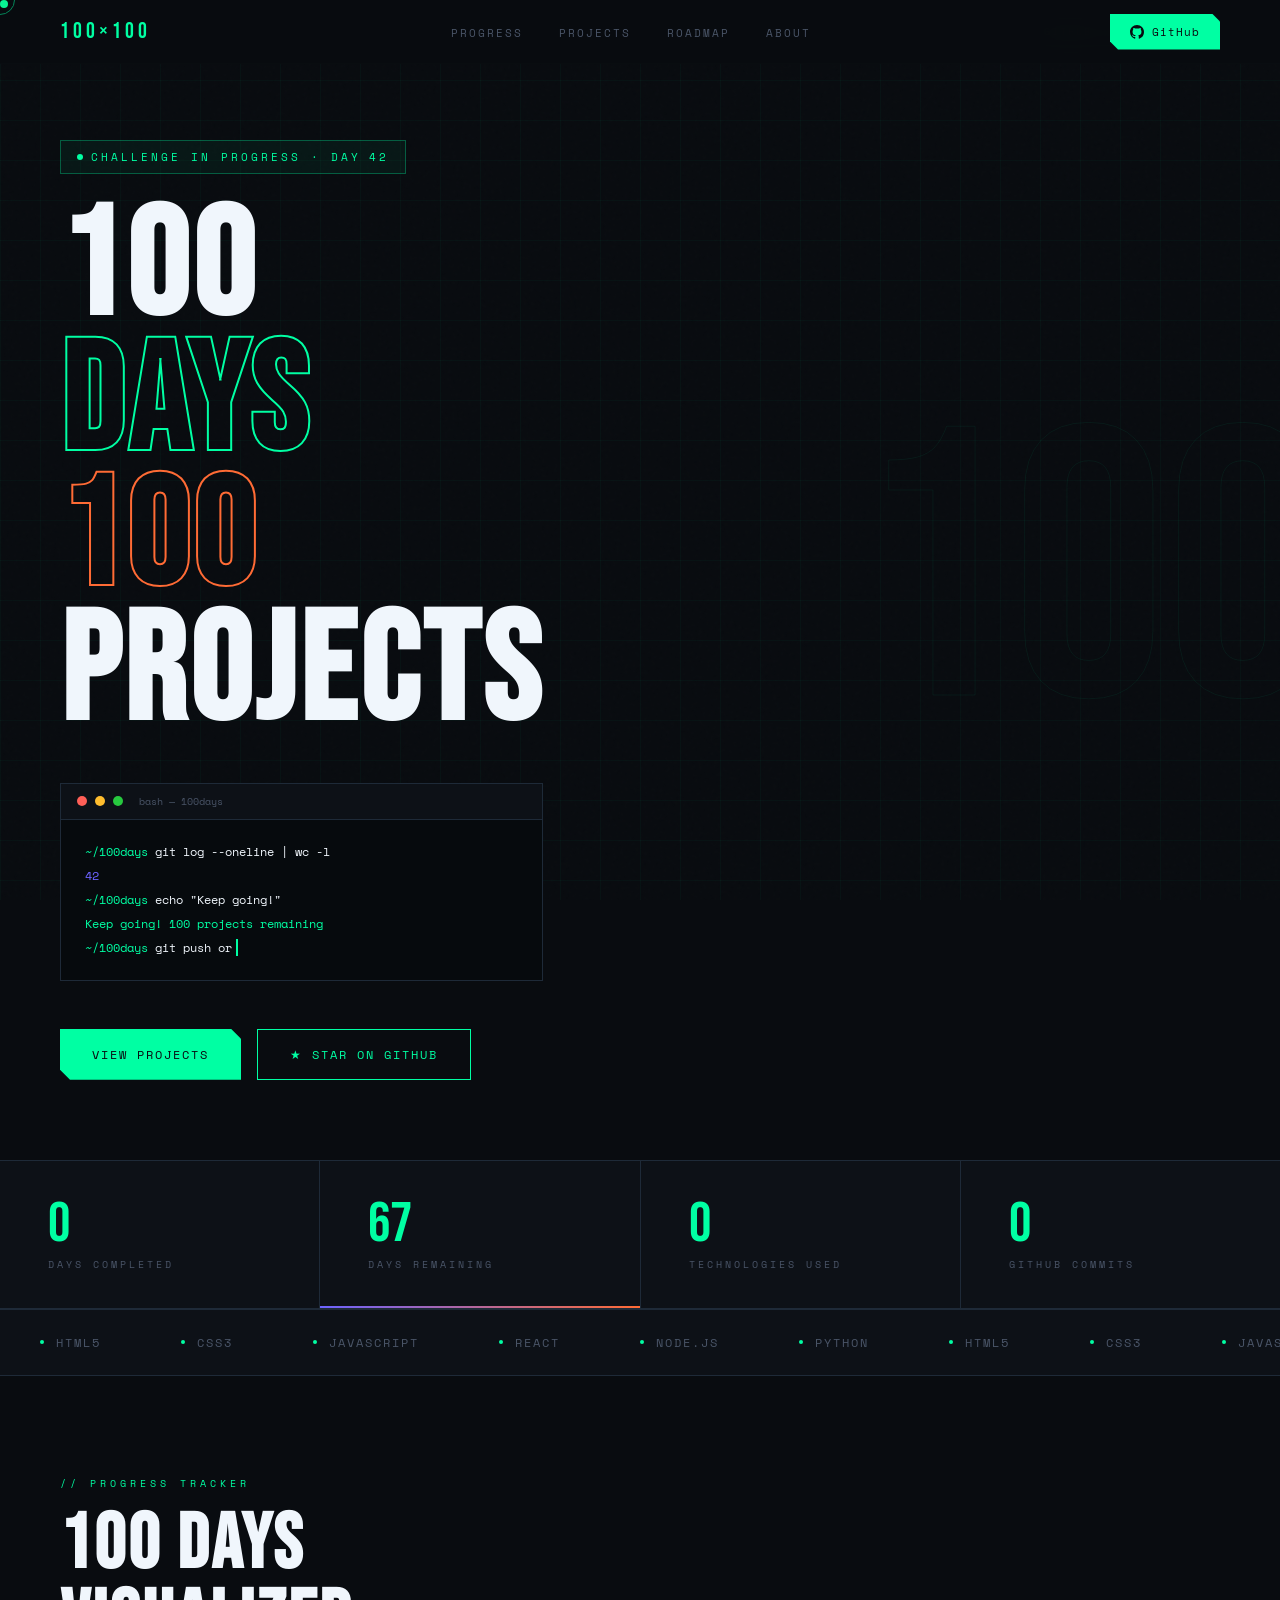
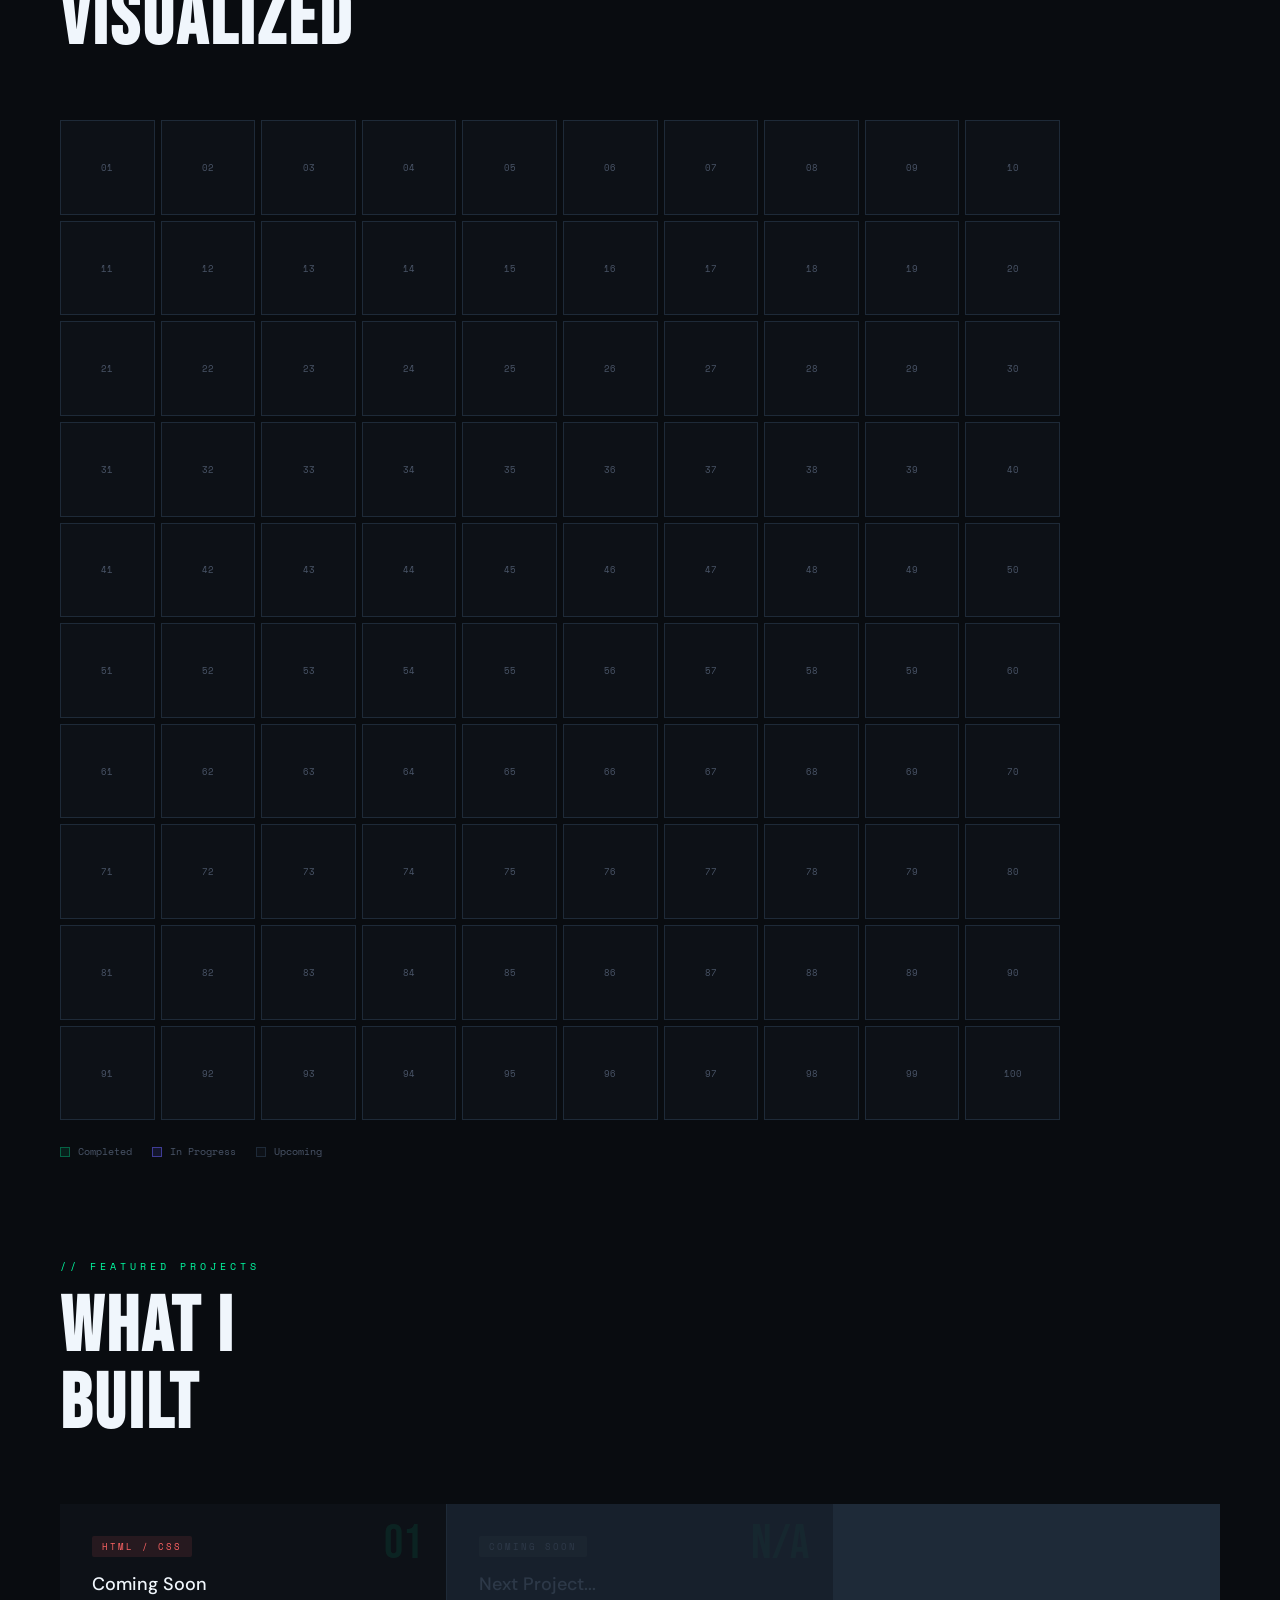
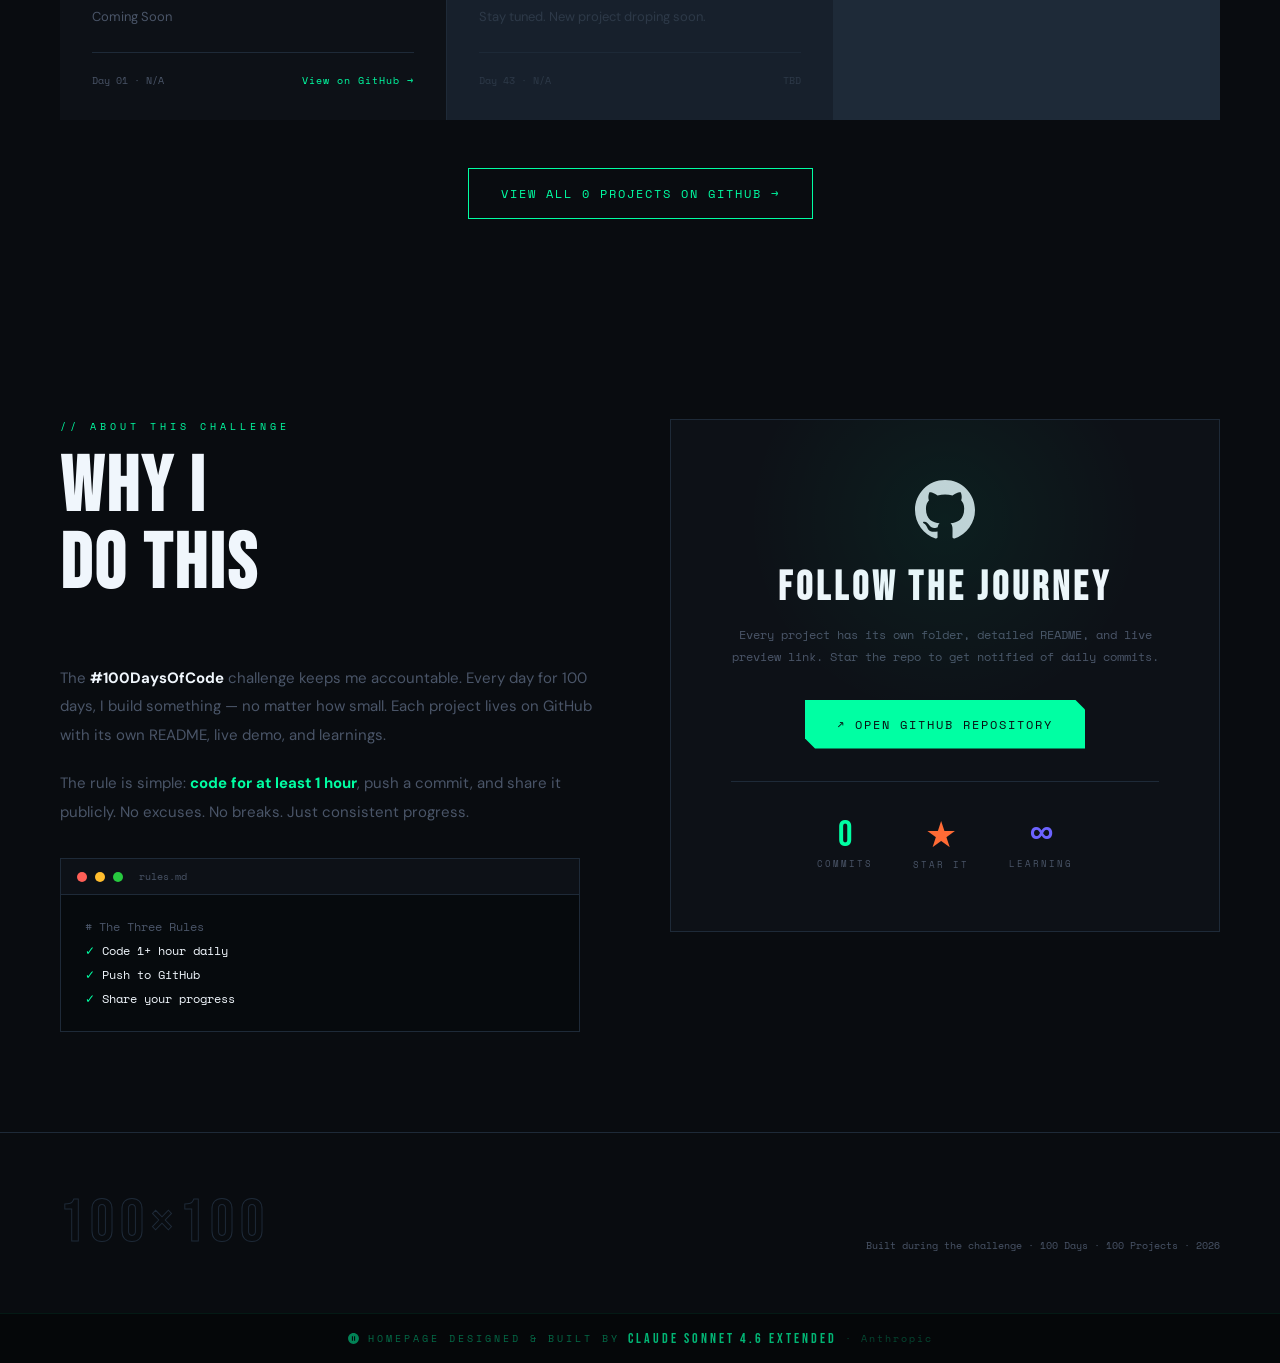
<file: index.html>
<!DOCTYPE html>
<html lang="en">
<head>
  <meta charset="UTF-8" />
  <meta name="viewport" content="width=device-width, initial-scale=1.0" />
  <meta name="description" content="100 Days · 100 Projects — A daily coding challenge building one project every day for 100 days, tracked on GitHub." />
  <title>100 Days · 100 Projects</title>
  <!-- FIX: Added missing preconnect to fonts.gstatic.com -->
  <link rel="preconnect" href="https://fonts.googleapis.com" />
  <link rel="preconnect" href="https://fonts.gstatic.com" crossorigin />
  <!-- FIX: Added &display=swap to prevent invisible text during load -->
  <link href="https://fonts.googleapis.com/css2?family=Space+Mono:ital,wght@0,400;0,700;1,400&family=Bebas+Neue&family=DM+Sans:wght@300;400;500&display=swap" rel="stylesheet" />
  <style>
    /* ─── TOKENS ───────────────────────────────────────────────────── */
    :root {
      --bg:      #090c10;
      --surface: #0d1117;
      --border:  #1e2a38;
      --accent:  #00ffa3;
      --accent2: #ff6b35;
      --accent3: #6c63ff;
      --text:    #c9d1d9;
      --muted:   #4a5568;
      --white:   #f0f6fc;
      --nav-h:   64px;
    }
    *, *::before, *::after { box-sizing: border-box; margin: 0; padding: 0; }

    /* FIX: smooth scroll guarded by reduced-motion preference */
    @media (prefers-reduced-motion: no-preference) {
      html { scroll-behavior: smooth; }
    }

    body {
      background: var(--bg);
      color: var(--text);
      font-family: 'DM Sans', sans-serif;
      overflow-x: hidden;
    }

    /* FIX: keyboard focus indicator — was completely missing */
    :focus-visible {
      outline: 2px solid var(--accent);
      outline-offset: 3px;
    }

    /* ─── CUSTOM CURSOR (desktop + mouse only) ─────────────────────── */
    @media (hover: hover) and (pointer: fine) {
      body { cursor: none; }
      .cursor {
        width: 8px; height: 8px;
        background: var(--accent);
        border-radius: 50%;
        position: fixed; top: 0; left: 0;
        pointer-events: none;
        z-index: 9999;
        mix-blend-mode: difference;
        will-change: transform;
      }
      .cursor-ring {
        width: 30px; height: 30px;
        border: 1px solid var(--accent);
        border-radius: 50%;
        position: fixed; top: 0; left: 0;
        pointer-events: none;
        z-index: 9998;
        opacity: 0.5;
        will-change: transform;
      }
    }
    /* FIX: hide cursor elements on touch/non-mouse devices */
    @media not all and ((hover: hover) and (pointer: fine)) {
      .cursor, .cursor-ring { display: none !important; }
    }

    /* ─── NOISE OVERLAY ────────────────────────────────────────────── */
    /* FIX: z-index was 100, sitting above nav, cards, everything. Lowered to 1. */
    body::before {
      content: '';
      position: fixed; inset: 0;
      background-image: url("data:image/svg+xml,%3Csvg viewBox='0 0 256 256' xmlns='http://www.w3.org/2000/svg'%3E%3Cfilter id='noise'%3E%3CfeTurbulence type='fractalNoise' baseFrequency='0.9' numOctaves='4' stitchTiles='stitch'/%3E%3C/filter%3E%3Crect width='100%25' height='100%25' filter='url(%23noise)' opacity='0.04'/%3E%3C/svg%3E");
      pointer-events: none;
      z-index: 1;
      opacity: 0.25;
    }

    /* ─── GRID BG ──────────────────────────────────────────────────── */
    .grid-bg {
      position: fixed; inset: 0;
      background-image:
        linear-gradient(rgba(0,255,163,0.03) 1px, transparent 1px),
        linear-gradient(90deg, rgba(0,255,163,0.03) 1px, transparent 1px);
      background-size: 40px 40px;
      pointer-events: none;
      z-index: 0;
    }

    /* ─── NAV ──────────────────────────────────────────────────────── */
    /* FIX: nav z-index raised to 200 so it's always above overlays */
    nav {
      position: fixed; top: 0; left: 0; right: 0;
      z-index: 200;
      display: flex; align-items: center; justify-content: space-between;
      padding: 0 60px; height: var(--nav-h);
      border-bottom: 1px solid var(--border);
      background: rgba(9,12,16,0.92);
      backdrop-filter: blur(20px);
      -webkit-backdrop-filter: blur(20px);
    }
    .nav-logo {
      font-family: 'Bebas Neue', sans-serif;
      font-size: 22px; letter-spacing: 4px;
      color: var(--accent); text-decoration: none;
    }
    .nav-links { display: flex; gap: 36px; list-style: none; }
    .nav-links a {
      font-family: 'Space Mono', monospace;
      font-size: 11px; color: var(--muted);
      text-decoration: none; letter-spacing: 2px;
      text-transform: uppercase; transition: color 0.2s; padding: 4px 0;
    }
    .nav-links a:hover { color: var(--accent); }
    .nav-github {
      display: flex; align-items: center; gap: 8px;
      font-family: 'Space Mono', monospace; font-size: 11px;
      color: var(--bg); background: var(--accent);
      padding: 10px 20px; text-decoration: none; letter-spacing: 1px;
      transition: background 0.2s;
      clip-path: polygon(0 0, calc(100% - 8px) 0, 100% 8px, 100% 100%, 8px 100%, 0 calc(100% - 8px));
    }
    .nav-github:hover { background: var(--white); }

    /* ─── HAMBURGER ────────────────────────────────────────────────── */
    .hamburger {
      display: none;
      flex-direction: column; justify-content: center; gap: 5px;
      width: 40px; height: 40px;
      cursor: pointer; background: none; border: none; padding: 6px;
      /* FIX: hamburger must be above the mobile menu (z-index 250) */
      position: relative; z-index: 300;
    }
    .hamburger span {
      display: block; width: 100%; height: 2px;
      background: var(--accent);
      transition: transform 0.3s ease, opacity 0.3s ease;
      transform-origin: center;
    }
    .hamburger.open span:nth-child(1) { transform: translateY(7px) rotate(45deg); }
    .hamburger.open span:nth-child(2) { opacity: 0; transform: scaleX(0); }
    .hamburger.open span:nth-child(3) { transform: translateY(-7px) rotate(-45deg); }

    /* ─── MOBILE MENU ──────────────────────────────────────────────── */
    /* FIX: z-index 250 — above nav (200), below hamburger (300) */
    .mobile-menu {
      display: none;
      position: fixed; inset: 0;
      background: rgba(9,12,16,0.98);
      backdrop-filter: blur(20px);
      -webkit-backdrop-filter: blur(20px);
      z-index: 250;
      flex-direction: column; align-items: center; justify-content: center;
      gap: 36px; padding: 80px 40px 60px;
    }
    .mobile-menu.open { display: flex; }
    .mobile-menu a {
      font-family: 'Bebas Neue', sans-serif;
      font-size: clamp(36px, 10vw, 52px);
      letter-spacing: 6px; color: var(--white);
      text-decoration: none; transition: color 0.2s;
    }
    .mobile-menu a:hover { color: var(--accent); }
    .mobile-menu .menu-github {
      font-family: 'Space Mono', monospace; font-size: 12px;
      color: var(--bg); background: var(--accent);
      padding: 14px 28px; letter-spacing: 2px; text-transform: uppercase; margin-top: 12px;
    }

    /* ─── HERO ─────────────────────────────────────────────────────── */
    .hero {
      position: relative;
      min-height: 100svh; /* svh = safe area height on mobile browsers */
      display: flex; align-items: center;
      padding: 140px 60px 80px;
      z-index: 2; overflow: hidden;
    }
    .hero-content { max-width: 800px; z-index: 2; position: relative; }
    .hero-tag {
      display: inline-flex; align-items: center; gap: 8px; flex-wrap: wrap;
      font-family: 'Space Mono', monospace; font-size: 11px;
      letter-spacing: 3px; color: var(--accent); text-transform: uppercase;
      margin-bottom: 28px; padding: 8px 16px;
      border: 1px solid rgba(0,255,163,0.3); background: rgba(0,255,163,0.05);
    }
    .hero-tag .dot {
      width: 6px; height: 6px; flex-shrink: 0;
      background: var(--accent); border-radius: 50%;
      animation: pulse 1.5s infinite;
    }
    @keyframes pulse { 0%,100%{opacity:1} 50%{opacity:0.3} }

    .hero-title {
      font-family: 'Bebas Neue', sans-serif;
      font-size: clamp(64px, 12vw, 160px);
      line-height: 0.88; color: var(--white); letter-spacing: 4px; margin-bottom: 8px;
    }
    .hero-title .line-solid  { display: block; }
    .hero-title .line-accent { display: block; -webkit-text-stroke: 2px var(--accent); color: transparent; }
    .hero-title .line-orange { display: block; -webkit-text-stroke: 2px var(--accent2); color: transparent; }

    .hero-big-num {
      position: absolute; right: -40px; top: 50%; transform: translateY(-50%);
      font-family: 'Bebas Neue', sans-serif; font-size: clamp(200px,30vw,420px);
      color: transparent; -webkit-text-stroke: 1px rgba(0,255,163,0.06);
      line-height: 1; pointer-events: none; user-select: none; z-index: 1;
    }
    .hero-cta { display: flex; gap: 16px; margin-top: 48px; flex-wrap: wrap; }
    .btn-primary {
      display: inline-flex; align-items: center; justify-content: center;
      font-family: 'Space Mono', monospace; font-size: 12px;
      letter-spacing: 2px; text-transform: uppercase;
      color: var(--bg); background: var(--accent);
      padding: 16px 32px; text-decoration: none;
      transition: background 0.2s, transform 0.2s;
      clip-path: polygon(0 0,calc(100% - 10px) 0,100% 10px,100% 100%,10px 100%,0 calc(100% - 10px));
    }
    .btn-primary:hover { background: var(--white); transform: translateY(-2px); }
    .btn-secondary {
      display: inline-flex; align-items: center; justify-content: center;
      font-family: 'Space Mono', monospace; font-size: 12px;
      letter-spacing: 2px; text-transform: uppercase;
      color: var(--accent); background: transparent;
      padding: 16px 32px; text-decoration: none;
      border: 1px solid var(--accent);
      transition: background 0.2s, transform 0.2s;
    }
    .btn-secondary:hover { background: rgba(0,255,163,0.08); transform: translateY(-2px); }

    /* ─── STATS ────────────────────────────────────────────────────── */
    .stats-bar {
      position: relative; z-index: 2;
      border-top: 1px solid var(--border); border-bottom: 1px solid var(--border);
      background: var(--surface); display: flex;
    }
    .stat-item {
      flex: 1; padding: 36px 48px;
      border-right: 1px solid var(--border); position: relative;
    }
    .stat-item:last-child { border-right: none; }
    .stat-num { font-family: 'Bebas Neue', sans-serif; font-size: 56px; line-height: 1; color: var(--white); }
    .stat-num span { color: var(--accent); }
    .stat-label { font-family: 'Space Mono', monospace; font-size: 10px; letter-spacing: 3px; color: var(--muted); text-transform: uppercase; margin-top: 4px; }
    .stat-bar-fill { position: absolute; bottom: 0; left: 0; height: 2px; width: 0; transition: width 1.5s ease; }

    /* ─── TICKER ───────────────────────────────────────────────────── */
    .tech-section {
      border-top: 1px solid var(--border); border-bottom: 1px solid var(--border);
      background: var(--surface); overflow: hidden; position: relative; z-index: 2;
    }
    .ticker-wrap { display: flex; width: max-content; padding: 24px 0; user-select: none; }
    @media (prefers-reduced-motion: no-preference) {
      .ticker-wrap { animation: ticker 20s linear infinite; }
    }
    .ticker-item {
      display: flex; align-items: center; gap: 12px; padding: 0 40px;
      font-family: 'Space Mono', monospace; font-size: 12px;
      color: var(--muted); text-transform: uppercase; letter-spacing: 2px; white-space: nowrap;
    }
    .ticker-item .tick-dot { width: 4px; height: 4px; background: var(--accent); border-radius: 50%; flex-shrink: 0; }
    @keyframes ticker { from{transform:translateX(0)} to{transform:translateX(-50%)} }

    /* ─── SECTIONS ─────────────────────────────────────────────────── */
    .section { position: relative; z-index: 2; padding: 100px 60px; }
    .section-label { font-family: 'Space Mono', monospace; font-size: 10px; letter-spacing: 4px; color: var(--accent); text-transform: uppercase; margin-bottom: 16px; }
    .section-title { font-family: 'Bebas Neue', sans-serif; font-size: clamp(40px,6vw,80px); color: var(--white); letter-spacing: 3px; line-height: 1; margin-bottom: 60px; }

    /* ─── PROGRESS GRID ────────────────────────────────────────────── */
    .progress-grid {
      display: grid; grid-template-columns: repeat(10, 1fr);
      gap: 6px; max-width: 1000px;
    }
    .day-cell {
      aspect-ratio: 1;
      border: 1px solid var(--border);
      display: flex; align-items: center; justify-content: center;
      font-family: 'Space Mono', monospace; font-size: 9px; color: var(--muted);
      /* FIX: removed overflow:hidden — it was clipping tooltips and scale transforms */
      position: relative; background: var(--surface);
      transition: border-color 0.2s, color 0.2s, transform 0.2s, box-shadow 0.2s;
    }
    a.day-cell { text-decoration: none; }

    @media (hover: hover) {
      a.day-cell:hover {
        border-color: var(--accent); color: var(--accent);
        transform: scale(1.15); z-index: 5;
        box-shadow: 0 0 0 1px rgba(0,255,163,0.3), 0 4px 12px rgba(0,0,0,0.4);
      }
    }
    .day-cell.done     { background: rgba(0,255,163,0.08);  border-color: rgba(0,255,163,0.3);  color: var(--accent); }
    .day-cell.in-progress { background: rgba(108,99,255,0.12); border-color: rgba(108,99,255,0.5); color: var(--accent3); }
    @media (prefers-reduced-motion: no-preference) {
      .day-cell.in-progress { animation: glow-cell 2s infinite; }
    }
    @keyframes glow-cell { 0%,100%{box-shadow:none} 50%{box-shadow:0 0 14px rgba(108,99,255,0.5)} }

    /* FIX: tooltip uses ::after (not ::before) to avoid conflict with other pseudo-elements.
       Also overflow:hidden was removed from .day-cell so the tooltip is actually visible. */
    a.day-cell::after {
      content: attr(data-tip);
      position: absolute; bottom: calc(100% + 8px); left: 50%; transform: translateX(-50%);
      background: #0a0f14; border: 1px solid var(--accent);
      color: var(--accent); font-family: 'Space Mono', monospace;
      font-size: 8px; white-space: nowrap; padding: 4px 8px;
      z-index: 10; pointer-events: none; letter-spacing: 1px;
      opacity: 0; transition: opacity 0.15s;
    }
    @media (hover: hover) {
      a.day-cell:hover::after { opacity: 1; }
    }

    /* ─── LEGEND ───────────────────────────────────────────────────── */
    .legend { display: flex; gap: 20px; margin-top: 24px; font-family: 'Space Mono', monospace; font-size: 10px; color: var(--muted); flex-wrap: wrap; align-items: center; }
    .legend-item { display: flex; align-items: center; gap: 8px; }
    .legend-swatch { width: 10px; height: 10px; border: 1px solid var(--border); flex-shrink: 0; }
    .legend-swatch.done     { background: rgba(0,255,163,0.08);  border-color: rgba(0,255,163,0.3); }
    .legend-swatch.active   { background: rgba(108,99,255,0.12); border-color: rgba(108,99,255,0.5); }
    .legend-swatch.upcoming { background: var(--surface); border-color: var(--border); }

    /* ─── PROJECT CARDS ────────────────────────────────────────────── */
    /* Using background on grid to create the hairline dividers instead of gap */
    .projects-grid {
      display: grid; grid-template-columns: repeat(auto-fill, minmax(300px, 1fr));
      gap: 1px; background: var(--border);
    }
    .project-card {
      background: var(--surface); padding: 32px;
      position: relative; overflow: hidden;
      transition: background 0.3s, transform 0.3s; display: flex; flex-direction: column;
      text-decoration: none; color: inherit;
    }
    .project-card::before {
      content: ''; position: absolute; top: 0; left: 0;
      width: 100%; height: 2px;
      background: linear-gradient(90deg, var(--accent), var(--accent3));
      transform: scaleX(0); transform-origin: left; transition: transform 0.4s;
    }
    @media (hover: hover) {
      .project-card:hover::before { transform: scaleX(1); }
      .project-card:hover { background: #0f1419; transform: translateY(-4px); z-index: 2; }
    }
    .project-card-num { font-family: 'Bebas Neue', sans-serif; font-size: 48px; color: rgba(0,255,163,0.08); line-height: 1; position: absolute; top: 16px; right: 24px; user-select: none; }
    .project-tag { display: inline-block; font-family: 'Space Mono', monospace; font-size: 9px; letter-spacing: 2px; text-transform: uppercase; padding: 4px 10px; margin-bottom: 16px; border-radius: 2px; width: fit-content; }
    .tag-js    { background: rgba(255,107,53,0.15); color: var(--accent2); }
    .tag-css   { background: rgba(0,255,163,0.1);   color: var(--accent); }
    .tag-react { background: rgba(108,99,255,0.15); color: var(--accent3); }
    .tag-api   { background: rgba(255,215,0,0.1);   color: #ffd700; }
    .tag-html  { background: rgba(255,100,100,0.1); color: #ff6464; }
    .project-title { font-family: 'DM Sans', sans-serif; font-weight: 500; font-size: 18px; color: var(--white); margin-bottom: 10px; line-height: 1.3; }
    .project-desc  { font-size: 13px; color: var(--muted); line-height: 1.7; flex: 1; }
    .project-footer { display: flex; align-items: center; justify-content: space-between; gap: 12px; margin-top: 24px; padding-top: 20px; border-top: 1px solid var(--border); }
    .project-day  { font-family: 'Space Mono', monospace; font-size: 10px; color: var(--muted); }
    .project-link { font-family: 'Space Mono', monospace; font-size: 10px; color: var(--accent); text-decoration: none; letter-spacing: 1px; white-space: nowrap; }
    .project-link:hover { text-decoration: underline; }

    /* ─── TERMINAL ─────────────────────────────────────────────────── */
    .terminal { background: #060a0d; border: 1px solid var(--border); max-width: 520px; margin-top: 40px; }
    .terminal-bar { background: var(--surface); border-bottom: 1px solid var(--border); padding: 10px 16px; display: flex; align-items: center; gap: 8px; }
    .t-dot { width: 10px; height: 10px; border-radius: 50%; flex-shrink: 0; }
    .t-red{background:#ff5f57} .t-yellow{background:#ffbd2e} .t-green{background:#27c93f}
    .terminal-title { font-family: 'Space Mono', monospace; font-size: 10px; color: var(--muted); margin-left: 8px; }
    /* FIX: overflow-x: auto prevents horizontal overflow on small screens */
    .terminal-body { padding: 20px 24px; font-family: 'Space Mono', monospace; font-size: 12px; line-height: 2; overflow-x: auto; -webkit-overflow-scrolling: touch; }
    .t-prompt{color:var(--accent)} .t-cmd{color:var(--white)} .t-comment{color:var(--muted)} .t-output{color:var(--accent3)} .t-success{color:var(--accent)}
    .typewriter { border-right: 2px solid var(--accent); padding-right: 4px; }
    @media (prefers-reduced-motion: no-preference) {
      .typewriter { animation: blink 0.75s step-end infinite; }
    }
    @keyframes blink { from,to{border-color:transparent} 50%{border-color:var(--accent)} }

    /* ─── TIMELINE ─────────────────────────────────────────────────── */
    .timeline { display: flex; flex-direction: column; max-width: 700px; }
    .timeline-item { display: flex; gap: 32px; padding: 32px 0; border-bottom: 1px solid var(--border); }
    .timeline-item:last-child { border-bottom: none; }
    .timeline-marker { flex-shrink: 0; width: 40px; text-align: center; padding-top: 4px; }
    .timeline-circle { width: 10px; height: 10px; border-radius: 50%; background: var(--border); margin: 0 auto 8px; }
    .timeline-circle.active   { background: var(--accent); box-shadow: 0 0 10px var(--accent); }
    .timeline-circle.upcoming { border: 1px solid var(--border); background: transparent; }
    .timeline-week { font-family: 'Space Mono', monospace; font-size: 9px; color: var(--muted); letter-spacing: 1px; }
    .timeline-content { flex: 1; min-width: 0; }
    .timeline-title { font-family: 'DM Sans', sans-serif; font-weight: 500; font-size: 16px; color: var(--white); margin-bottom: 6px; }
    .timeline-desc  { font-size: 13px; color: var(--muted); line-height: 1.7; }
    .timeline-days  { font-family: 'Space Mono', monospace; font-size: 10px; color: var(--accent); margin-top: 8px; }

    /* ─── ABOUT GRID ───────────────────────────────────────────────── */
    .about-grid { display: grid; grid-template-columns: 1fr 1fr; gap: 60px; align-items: start; }

    /* ─── GITHUB CTA ───────────────────────────────────────────────── */
    .github-cta { background: var(--surface); border: 1px solid var(--border); padding: 60px; text-align: center; position: relative; overflow: hidden; }
    .github-cta::before { content: ''; position: absolute; top: -100px; left: 50%; transform: translateX(-50%); width: 400px; height: 400px; border-radius: 50%; background: radial-gradient(circle, rgba(0,255,163,0.06) 0%, transparent 70%); pointer-events: none; }
    .github-icon { width: 60px; height: 60px; margin: 0 auto 24px; fill: var(--text); display: block; }
    .github-stats { margin-top: 32px; padding-top: 32px; border-top: 1px solid var(--border); display: flex; gap: 40px; justify-content: center; flex-wrap: wrap; }
    .g-stat-val { font-family: 'Bebas Neue', sans-serif; font-size: 36px; }
    .g-stat-lbl { font-family: 'Space Mono', monospace; font-size: 9px; color: var(--muted); letter-spacing: 2px; text-transform: uppercase; }

    /* ─── FOOTER ───────────────────────────────────────────────────── */
    footer { position: relative; z-index: 2; border-top: 1px solid var(--border); padding: 60px; display: flex; align-items: flex-end; justify-content: space-between; gap: 24px; }
    .footer-logo { font-family: 'Bebas Neue', sans-serif; font-size: 60px; color: transparent; -webkit-text-stroke: 1px var(--border); letter-spacing: 6px; line-height: 1; user-select: none; }
    .footer-right { text-align: right; }
    .footer-links { display: flex; gap: 24px; justify-content: flex-end; margin-bottom: 16px; flex-wrap: wrap; }
    .footer-links a { font-family: 'Space Mono', monospace; font-size: 10px; color: var(--muted); text-decoration: none; letter-spacing: 2px; text-transform: uppercase; transition: color 0.2s; }
    .footer-links a:hover { color: var(--accent); }
    .footer-copy { font-family: 'Space Mono', monospace; font-size: 10px; color: var(--muted); }

    /* ─── WATERMARK ────────────────────────────────────────────────── */
    .watermark { position: relative; z-index: 2; text-align: center; padding: 16px 20px; border-top: 1px solid rgba(0,255,163,0.08); background: rgba(0,0,0,0.4); display: flex; align-items: center; justify-content: center; gap: 8px; flex-wrap: wrap; }
    .wm-label { font-family: 'Space Mono', monospace; font-size: 10px; color: rgba(0,255,163,0.4); letter-spacing: 3px; text-transform: uppercase; }
    .wm-name  { font-family: 'Bebas Neue', sans-serif; font-size: 14px; color: rgba(0,255,163,0.7); letter-spacing: 3px; }
    .wm-by    { font-family: 'Space Mono', monospace; font-size: 10px; color: rgba(0,255,163,0.25); letter-spacing: 2px; }

    /* ─── SCROLL REVEAL ────────────────────────────────────────────── */
    .reveal { opacity: 0; transform: translateY(20px); transition: opacity 0.6s ease, transform 0.6s ease; }
    .reveal.visible { opacity: 1; transform: none; }
    /* FIX: disable all motion for prefers-reduced-motion users */
    @media (prefers-reduced-motion: reduce) {
      .reveal { opacity: 1 !important; transform: none !important; transition: none !important; }
      @keyframes pulse     { from,to{ opacity:1 } }
      @keyframes glow-cell { from,to{ box-shadow:none } }
      @keyframes blink     { from,to{ border-color:var(--accent) } }
      @keyframes ticker    { from,to{ transform:none } }
    }

    /* ════════════════════════════════════════════════════════════════
       RESPONSIVE — all device sizes
       ════════════════════════════════════════════════════════════════ */

    /* 4K / Ultra-wide ≥ 2560px */
    @media (min-width: 2560px) {
      nav { padding: 0 120px; }
      .hero { padding: 180px 120px 120px; }
      .section { padding: 140px 120px; }
      .terminal { max-width: 720px; }
      .stat-item { padding: 48px 80px; }
      .stat-num { font-size: 80px; }
      .progress-grid { max-width: 1400px; gap: 10px; }
      .day-cell { font-size: 13px; }
      .projects-grid { grid-template-columns: repeat(4, 1fr); }
      footer { padding: 80px 120px; }
    }

    /* Large Desktop 1440–2559px */
    @media (min-width: 1440px) and (max-width: 2559px) {
      nav { padding: 0 80px; }
      .hero { padding: 160px 80px 100px; }
      .section { padding: 100px 80px; }
      .projects-grid { grid-template-columns: repeat(3, 1fr); }
    }

    /* Tablet Landscape / Small Laptop ≤ 1023px */
    @media (max-width: 1023px) {
      nav { padding: 0 32px; }
      .nav-links { gap: 20px; }
      .nav-links a { font-size: 10px; }
      .hero { padding: 120px 32px 80px; }
      .section { padding: 80px 32px; }
      .stat-item { padding: 28px 28px; }
      .stat-num { font-size: 44px; }
      .progress-grid { max-width: 100%; gap: 4px; }
      .about-grid { gap: 36px; }
      .github-cta { padding: 40px 28px; }
      footer { padding: 48px 32px; }
    }

    /* Tablet Portrait ≤ 767px */
    @media (max-width: 767px) {
      nav { padding: 0 20px; }
      .nav-links, .nav-github { display: none; }
      .hamburger { display: flex; }

      .hero { padding: 100px 20px 60px; min-height: 100svh; }
      .hero-big-num { display: none; }
      .hero-tag { font-size: 9px; letter-spacing: 1.5px; padding: 6px 12px; }
      .hero-title { font-size: clamp(52px, 18vw, 100px); }
      .terminal { max-width: 100%; margin-top: 28px; }
      .hero-cta { margin-top: 28px; gap: 12px; }
      .btn-primary, .btn-secondary { padding: 14px 24px; font-size: 10px; width: 100%; }

      .stats-bar { display: grid; grid-template-columns: 1fr 1fr; }
      .stat-item { padding: 22px 18px; border-right: 1px solid var(--border); border-bottom: 1px solid var(--border); }
      .stat-item:nth-child(even)  { border-right: none; }
      .stat-item:nth-last-child(-n+2) { border-bottom: none; }
      .stat-num { font-size: 38px; }
      .stat-label { font-size: 8px; letter-spacing: 1.5px; }

      .section { padding: 60px 20px; }
      .section-title { font-size: clamp(30px, 10vw, 56px); margin-bottom: 36px; }
      .progress-grid { gap: 3px; }
      .day-cell { font-size: 7px; }
      .projects-grid { grid-template-columns: 1fr; }
      .project-card { padding: 24px 20px; }
      .timeline { max-width: 100%; }
      .timeline-item { gap: 20px; padding: 24px 0; }
      .about-grid { grid-template-columns: 1fr; gap: 40px; }
      .github-cta { padding: 32px 20px; }
      .github-icon { width: 44px; height: 44px; }
      footer { padding: 36px 20px; flex-direction: column; align-items: flex-start; }
      .footer-logo { font-size: 40px; }
      .footer-right { text-align: left; width: 100%; }
      .footer-links { justify-content: flex-start; gap: 16px; }
    }

    /* Large Phone 430–599px */
    @media (max-width: 599px) {
      .hero { padding: 88px 16px 48px; }
      .section { padding: 48px 16px; }
      nav { padding: 0 16px; }
      .stat-num { font-size: 34px; }
      .terminal-body { font-size: 10px; padding: 14px 16px; line-height: 1.9; }
      .progress-grid { gap: 2px; }
      .day-cell { font-size: 6px; }
      footer { padding: 28px 16px; }
      .footer-logo { font-size: 36px; }
    }

    /* Standard Phone 375–429px */
    @media (max-width: 429px) {
      .hero-title { font-size: clamp(42px, 22vw, 76px); }
      .hero-tag { font-size: 7.5px; letter-spacing: 1px; }
      .stats-bar { grid-template-columns: 1fr; }
      .stat-item { border-right: none !important; border-bottom: 1px solid var(--border) !important; padding: 18px 16px; }
      .stat-item:last-child { border-bottom: none !important; }
      .stat-num { font-size: 46px; }
      .day-cell { font-size: 5.5px; }
      .project-card { padding: 20px 16px; }
      .github-cta { padding: 24px 16px; }
      .section-title { font-size: clamp(26px, 12vw, 46px); }
      .timeline-item { gap: 14px; }
      .timeline-marker { width: 30px; }
    }

    /* Smallest Phone < 375px (SE, Galaxy A) */
    @media (max-width: 374px) {
      .hero { padding: 80px 12px 40px; }
      .section { padding: 40px 12px; }
      nav { padding: 0 12px; }
      .nav-logo { font-size: 18px; }
      .hero-title { font-size: clamp(38px, 24vw, 64px); letter-spacing: 1px; }
      .hero-tag { font-size: 7px; }
      .btn-primary, .btn-secondary { font-size: 9px; padding: 12px 14px; letter-spacing: 1px; }
      .terminal-body { font-size: 8.5px; padding: 12px; }
      .day-cell { font-size: 5px; }
      .stat-num { font-size: 40px; }
      .project-title { font-size: 15px; }
      .footer-logo { font-size: 30px; }
      .mobile-menu a { font-size: clamp(28px, 12vw, 42px); }
    }

    /* Landscape Phone */
    @media (max-width: 900px) and (orientation: landscape) and (max-height: 500px) {
      .hero { min-height: auto; padding: 80px 40px 40px; }
      .hero-title { font-size: clamp(36px, 8vw, 72px); }
      .hero-cta { margin-top: 20px; }
      .terminal { margin-top: 16px; }
    }

    /* Touch active states (no hover) */
    @media (hover: none) {
      .btn-primary:active   { background: var(--white); }
      .btn-secondary:active { background: rgba(0,255,163,0.08); }
      .project-card:active  { background: #0f1419; }
      a.day-cell:active     { transform: scale(1.1); }
    }

    /* Print */
    @media print {
      .cursor, .cursor-ring, .grid-bg, body::before, .tech-section, .hamburger, .mobile-menu { display: none; }
      nav { position: static; }
      .hero-big-num { display: none; }
      .reveal { opacity: 1 !important; transform: none !important; }
      .hero { min-height: auto; padding: 20px; }
      footer { padding: 20px; }
    }
  </style>
</head>
<body>
  <div class="cursor"     id="cursor"     aria-hidden="true"></div>
  <div class="cursor-ring" id="cursorRing" aria-hidden="true"></div>
  <div class="grid-bg"    aria-hidden="true"></div>

  <!-- MOBILE MENU OVERLAY -->
  <div class="mobile-menu" id="mobileMenu" role="dialog" aria-modal="true" aria-label="Navigation menu">
    <a href="#progress" onclick="closeMobileMenu()">Progress</a>
    <a href="#projects" onclick="closeMobileMenu()">Projects</a>
    <a href="#roadmap"  onclick="closeMobileMenu()">Roadmap</a>
    <a href="#about"    onclick="closeMobileMenu()">About</a>
    <a href="https://github.com/ratulsaha2462-debug/100-days-code"
       class="menu-github" target="_blank" rel="noopener noreferrer">★ GitHub</a>
  </div>

  <!-- MAIN NAV -->
  <nav aria-label="Main navigation">
    <a href="#" class="nav-logo" aria-label="100×100 — go to top">100×100</a>
    <ul class="nav-links" role="list">
      <li><a href="#progress">Progress</a></li>
      <li><a href="#projects">Projects</a></li>
      <li><a href="#roadmap">Roadmap</a></li>
      <li><a href="#about">About</a></li>
    </ul>
    <a href="https://github.com/ratulsaha2462-debug/100-days-code"
       class="nav-github" target="_blank" rel="noopener noreferrer" aria-label="View on GitHub">
      <svg width="14" height="14" viewBox="0 0 24 24" fill="currentColor" aria-hidden="true">
        <path d="M12 0C5.37 0 0 5.37 0 12c0 5.31 3.435 9.795 8.205 11.385.6.105.825-.255.825-.57 0-.285-.015-1.23-.015-2.235-3.015.555-3.795-.735-4.035-1.41-.135-.345-.72-1.41-1.23-1.695-.42-.225-1.02-.78-.015-.795.945-.015 1.62.87 1.845 1.23 1.08 1.815 2.805 1.305 3.495.99.105-.78.42-1.305.765-1.605-2.67-.3-5.46-1.335-5.46-5.925 0-1.305.465-2.385 1.23-3.225-.12-.3-.54-1.53.12-3.18 0 0 1.005-.315 3.3 1.23.96-.27 1.98-.405 3-.405s2.04.135 3 .405c2.295-1.56 3.3-1.23 3.3-1.23.66 1.65.24 2.88.12 3.18.765.84 1.23 1.905 1.23 3.225 0 4.605-2.805 5.625-5.475 5.925.435.375.81 1.095.81 2.22 0 1.605-.015 2.895-.015 3.3 0 .315.225.69.825.57A12.02 12.02 0 0 0 24 12c0-6.63-5.37-12-12-12z"/>
      </svg>
      GitHub
    </a>
    <button class="hamburger" id="hamburger"
            aria-label="Open navigation menu" aria-expanded="false" aria-controls="mobileMenu">
      <span></span><span></span><span></span>
    </button>
  </nav>

  <!-- HERO -->
  <section class="hero" aria-label="Challenge overview">
    <div class="hero-content">
      <div class="hero-tag" role="status">
        <span class="dot" aria-hidden="true"></span>
        Challenge in progress · Day <span id="currentDay">42</span>
      </div>
      <h1 class="hero-title">
        <span class="line-solid">100</span>
        <span class="line-accent">DAYS</span>
        <span class="line-orange">100</span>
        <span class="line-solid">PROJECTS</span>
      </h1>
      <div class="terminal">
        <div class="terminal-bar" aria-hidden="true">
          <span class="t-dot t-red"></span>
          <span class="t-dot t-yellow"></span>
          <span class="t-dot t-green"></span>
          <span class="terminal-title">bash — 100days</span>
        </div>
        <div class="terminal-body" role="log" aria-label="Terminal output">
          <div><span class="t-prompt">~/100days</span> <span class="t-cmd">git log --oneline | wc -l</span></div>
          <div><span class="t-output">42</span></div>
          <div><span class="t-prompt">~/100days</span> <span class="t-cmd">echo "Keep going!"</span></div>
          <div><span class="t-success">Keep going! 100 projects remaining</span></div>
          <div><span class="t-prompt">~/100days</span> <span class="t-cmd typewriter" id="typewriter" aria-hidden="true"></span></div>
        </div>
      </div>
      <div class="hero-cta">
        <a href="#projects" class="btn-primary">View Projects</a>
        <a href="https://github.com/yourusername/100-days-100-projects"
           class="btn-secondary" target="_blank" rel="noopener noreferrer">★ Star on GitHub</a>
      </div>
    </div>
    <div class="hero-big-num" aria-hidden="true">100</div>
  </section>

  <!-- STATS -->
  <div class="stats-bar" role="region" aria-label="Challenge statistics">
    <div class="stat-item">
      <div class="stat-num"><span id="doneCount">0</span></div>
      <div class="stat-label">Days Completed</div>
      <div class="stat-bar-fill" id="doneBar"
           style="background:linear-gradient(90deg,var(--accent),var(--accent3))" aria-hidden="true"></div>
    </div>
    <div class="stat-item">
      <div class="stat-num"><span id="remainCount">0</span></div>
      <div class="stat-label">Days Remaining</div>
      <div class="stat-bar-fill" id="remainBar"
           style="background:linear-gradient(90deg,#6c63ff,#ff6b35)" aria-hidden="true"></div>
    </div>
    <div class="stat-item">
      <div class="stat-num"><span id="techCount">0</span></div>
      <div class="stat-label">Technologies Used</div>
      <div class="stat-bar-fill" id="techBar"
           style="background:linear-gradient(90deg,#ff6b35,#ffd700)" aria-hidden="true"></div>
    </div>
    <div class="stat-item">
      <div class="stat-num"><span id="commitCount">0</span></div>
      <div class="stat-label">GitHub Commits</div>
      <div class="stat-bar-fill" id="commitBar"
           style="background:linear-gradient(90deg,#00ffa3,#6c63ff)" aria-hidden="true"></div>
    </div>
  </div>

  <!-- TICKER -->
  <div class="tech-section" aria-hidden="true">
    <div class="ticker-wrap">
      <div class="ticker-item"><span class="tick-dot"></span>HTML5</div>
      <div class="ticker-item"><span class="tick-dot"></span>CSS3</div>
      <div class="ticker-item"><span class="tick-dot"></span>JavaScript</div>
      <div class="ticker-item"><span class="tick-dot"></span>React</div>
      <div class="ticker-item"><span class="tick-dot"></span>Node.js</div>
      <div class="ticker-item"><span class="tick-dot"></span>Python</div>
      <!-- <div class="ticker-item"><span class="tick-dot"></span>REST APIs</div>
      <div class="ticker-item"><span class="tick-dot"></span>Canvas API</div>
      <div class="ticker-item"><span class="tick-dot"></span>SVG</div>
      <div class="ticker-item"><span class="tick-dot"></span>WebGL</div>
      <div class="ticker-item"><span class="tick-dot"></span>Tailwind</div>
      <div class="ticker-item"><span class="tick-dot"></span>Firebase</div> -->
      <div class="ticker-item"><span class="tick-dot"></span>HTML5</div>
      <div class="ticker-item"><span class="tick-dot"></span>CSS3</div>
      <div class="ticker-item"><span class="tick-dot"></span>JavaScript</div>
      <div class="ticker-item"><span class="tick-dot"></span>React</div>
      <div class="ticker-item"><span class="tick-dot"></span>Node.js</div>
      <div class="ticker-item"><span class="tick-dot"></span>Python</div>
      <!-- <div class="ticker-item"><span class="tick-dot"></span>REST APIs</div>
      <div class="ticker-item"><span class="tick-dot"></span>Canvas API</div>
      <div class="ticker-item"><span class="tick-dot"></span>SVG</div>
      <div class="ticker-item"><span class="tick-dot"></span>WebGL</div>
      <div class="ticker-item"><span class="tick-dot"></span>Tailwind</div>
      <div class="ticker-item"><span class="tick-dot"></span>Firebase</div> -->
    </div>
  </div>

  <!-- PROGRESS GRID -->
  <section class="section" id="progress" aria-labelledby="progress-heading">
    <div class="reveal">
      <div class="section-label">// Progress Tracker</div>
      <h2 class="section-title" id="progress-heading">100 DAYS<br>VISUALIZED</h2>
    </div>
    <div class="progress-grid reveal" id="progressGrid" role="list" aria-label="100-day progress"></div>
    <div class="legend reveal" role="list" aria-label="Legend">
      <div class="legend-item" role="listitem"><div class="legend-swatch done" aria-hidden="true"></div><span>Completed</span></div>
      <div class="legend-item" role="listitem"><div class="legend-swatch active" aria-hidden="true"></div><span>In Progress</span></div>
      <div class="legend-item" role="listitem"><div class="legend-swatch upcoming" aria-hidden="true"></div><span>Upcoming</span></div>
    </div>
  </section>

  <!-- PROJECTS -->
  <section class="section" id="projects" style="padding-top:0" aria-labelledby="projects-heading">
    <div class="reveal">
      <div class="section-label">// Featured Projects</div>
      <h2 class="section-title" id="projects-heading">WHAT I<br>BUILT</h2>
    </div>
    <div class="projects-grid">
      <a class="project-card reveal" href="https://ratul.bro.bd/day-01/index.html" target="_blank" rel="noopener noreferrer">
        <div class="project-card-num" aria-hidden="true">01</div>
        <span class="project-tag tag-html">HTML / CSS</span>
        <div class="project-title">Coming Soon</div>
        <div class="project-desc">Coming Soon</div>
        <div class="project-footer"><span class="project-day">Day 01 · N/A</span><span class="project-link">View on GitHub →</span></div>
      </a>
        <div class="project-card reveal" style="opacity:0.35;pointer-events:none" aria-hidden="true">
        <div class="project-card-num">N/A</div>
        <span class="project-tag" style="background:rgba(255,255,255,0.05);color:var(--muted)">Coming Soon</span>
        <div class="project-title" style="color:var(--muted)">Next Project...</div>
        <div class="project-desc">Stay tuned. New project droping soon.</div>
        <div class="project-footer"><span class="project-day">Day 43 · N/A</span><span class="project-day">TBD</span></div>
    </div>
      <!-- <a class="project-card reveal" href="https://github.com/yourusername/100-days-100-projects/tree/main/day-01" target="_blank" rel="noopener noreferrer">
        <div class="project-card-num" aria-hidden="true">01</div>
        <span class="project-tag tag-html">HTML / CSS</span>
        <div class="project-title">Glassmorphism UI Kit</div>
        <div class="project-desc">A collection of reusable glass-effect components built with pure CSS variables and backdrop-filter.</div>
        <div class="project-footer"><span class="project-day">Day 01 · Jan 01</span><span class="project-link">View on GitHub →</span></div>
      </a>
      <a class="project-card reveal" href="https://github.com/yourusername/100-days-100-projects/tree/main/day-07" target="_blank" rel="noopener noreferrer">
        <div class="project-card-num" aria-hidden="true">07</div>
        <span class="project-tag tag-js">JavaScript</span>
        <div class="project-title">Generative Art Canvas</div>
        <div class="project-desc">Procedural art generator using Canvas API — infinite unique patterns from noise algorithms.</div>
        <div class="project-footer"><span class="project-day">Day 07 · Jan 07</span><span class="project-link">View on GitHub →</span></div>
      </a>
      <a class="project-card reveal" href="https://github.com/yourusername/100-days-100-projects/tree/main/day-14" target="_blank" rel="noopener noreferrer">
        <div class="project-card-num" aria-hidden="true">14</div>
        <span class="project-tag tag-react">React</span>
        <div class="project-title">GitHub Streak Visualizer</div>
        <div class="project-desc">A real-time dashboard that visualizes your GitHub contribution streaks with custom D3 charts.</div>
        <div class="project-footer"><span class="project-day">Day 14 · Jan 14</span><span class="project-link">View on GitHub →</span></div>
      </a>
      <a class="project-card reveal" href="https://github.com/yourusername/100-days-100-projects/tree/main/day-21" target="_blank" rel="noopener noreferrer">
        <div class="project-card-num" aria-hidden="true">21</div>
        <span class="project-tag tag-api">REST API</span>
        <div class="project-title">Weather + Mood Tracker</div>
        <div class="project-desc">Correlates local weather data with your logged moods using OpenWeather API and localStorage.</div>
        <div class="project-footer"><span class="project-day">Day 21 · Jan 21</span><span class="project-link">View on GitHub →</span></div>
      </a>
      <a class="project-card reveal" href="https://github.com/yourusername/100-days-100-projects/tree/main/day-28" target="_blank" rel="noopener noreferrer">
        <div class="project-card-num" aria-hidden="true">28</div>
        <span class="project-tag tag-css">CSS</span>
        <div class="project-title">Neumorphic Calculator</div>
        <div class="project-desc">A soft-UI calculator with tactile neumorphic design and smooth CSS transitions on every interaction.</div>
        <div class="project-footer"><span class="project-day">Day 28 · Jan 28</span><span class="project-link">View on GitHub →</span></div>
      </a>
      <a class="project-card reveal" href="https://github.com/yourusername/100-days-100-projects/tree/main/day-35" target="_blank" rel="noopener noreferrer">
        <div class="project-card-num" aria-hidden="true">35</div>
        <span class="project-tag tag-js">JavaScript</span>
        <div class="project-title">Pomodoro Focus Timer</div>
        <div class="project-desc">A minimalist Pomodoro timer with ambient sound mixing, session tracking, and progress rings.</div>
        <div class="project-footer"><span class="project-day">Day 35 · Feb 04</span><span class="project-link">View on GitHub →</span></div>
      </a>
      <a class="project-card reveal" href="https://github.com/yourusername/100-days-100-projects/tree/main/day-42" target="_blank" rel="noopener noreferrer">
        <div class="project-card-num" aria-hidden="true">42</div>
        <span class="project-tag tag-react">React</span>
        <div class="project-title">AI Haiku Generator</div>
        <div class="project-desc">Prompt the AI for a topic, get a beautiful haiku with animated syllable highlighting and share cards.</div>
        <div class="project-footer"><span class="project-day">Day 42 · Feb 11</span><span class="project-link">In Progress ●</span></div>
      </a>
      <div class="project-card reveal" style="opacity:0.35;pointer-events:none" aria-hidden="true">
        <div class="project-card-num">43</div>
        <span class="project-tag" style="background:rgba(255,255,255,0.05);color:var(--muted)">Coming Soon</span>
        <div class="project-title" style="color:var(--muted)">Next Project...</div>
        <div class="project-desc">Stay tuned. New project drops tomorrow.</div>
        <div class="project-footer"><span class="project-day">Day 43 · Feb 12</span><span class="project-day">TBD</span></div>
      </div> -->
    </div>
    <div style="text-align:center;margin-top:48px" class="reveal">
      <a href="https://github.com/ratulsaha2462-debug/100-days-code"
         class="btn-secondary" target="_blank" rel="noopener noreferrer">
        View All 0 Projects on GitHub →
      </a>
    </div>
  </section>

  <!-- ABOUT -->
  <section class="section" id="about" aria-labelledby="about-heading">
    <div class="about-grid">
      <div class="reveal">
        <div class="section-label">// About This Challenge</div>
        <h2 class="section-title" id="about-heading">WHY I<br>DO THIS</h2>
        <p style="font-size:15px;color:var(--muted);line-height:1.9;margin-bottom:20px">
          The <strong style="color:var(--white)">#100DaysOfCode</strong> challenge keeps me accountable. Every day for 100 days, I build something — no matter how small. Each project lives on GitHub with its own README, live demo, and learnings.
        </p>
        <p style="font-size:15px;color:var(--muted);line-height:1.9;margin-bottom:32px">
          The rule is simple: <strong style="color:var(--accent)">code for at least 1 hour</strong>, push a commit, and share it publicly. No excuses. No breaks. Just consistent progress.
        </p>
        <div class="terminal" style="margin-top:0">
          <div class="terminal-bar" aria-hidden="true">
            <span class="t-dot t-red"></span><span class="t-dot t-yellow"></span><span class="t-dot t-green"></span>
            <span class="terminal-title">rules.md</span>
          </div>
          <div class="terminal-body">
            <div><span class="t-comment"># The Three Rules</span></div>
            <div><span class="t-success">✓</span> <span class="t-cmd">Code 1+ hour daily</span></div>
            <div><span class="t-success">✓</span> <span class="t-cmd">Push to GitHub</span></div>
            <div><span class="t-success">✓</span> <span class="t-cmd">Share your progress</span></div>
          </div>
        </div>
      </div>
      <div class="github-cta reveal">
        <svg class="github-icon" viewBox="0 0 24 24" aria-hidden="true">
          <path d="M12 0C5.37 0 0 5.37 0 12c0 5.31 3.435 9.795 8.205 11.385.6.105.825-.255.825-.57 0-.285-.015-1.23-.015-2.235-3.015.555-3.795-.735-4.035-1.41-.135-.345-.72-1.41-1.23-1.695-.42-.225-1.02-.78-.015-.795.945-.015 1.62.87 1.845 1.23 1.08 1.815 2.805 1.305 3.495.99.105-.78.42-1.305.765-1.605-2.67-.3-5.46-1.335-5.46-5.925 0-1.305.465-2.385 1.23-3.225-.12-.3-.54-1.53.12-3.18 0 0 1.005-.315 3.3 1.23.96-.27 1.98-.405 3-.405s2.04.135 3 .405c2.295-1.56 3.3-1.23 3.3-1.23.66 1.65.24 2.88.12 3.18.765.84 1.23 1.905 1.23 3.225 0 4.605-2.805 5.625-5.475 5.925.435.375.81 1.095.81 2.22 0 1.605-.015 2.895-.015 3.3 0 .315.225.69.825.57A12.02 12.02 0 0 0 24 12c0-6.63-5.37-12-12-12z"/>
        </svg>
        <h3 style="font-family:'Bebas Neue',sans-serif;font-size:40px;color:var(--white);letter-spacing:4px;margin-bottom:12px">FOLLOW THE JOURNEY</h3>
        <p style="font-family:'Space Mono',monospace;font-size:12px;color:var(--muted);line-height:1.8;margin-bottom:32px">
          Every project has its own folder, detailed README, and live preview link. Star the repo to get notified of daily commits.
        </p>
        <!-- FIX: removed broken redundant onclick="this.href=..." attribute -->
        <a href="https://github.com/ratulsaha2462-debug/100-days-code"
           class="btn-primary" target="_blank" rel="noopener noreferrer">
          ↗ Open GitHub Repository
        </a>
        <div class="github-stats">
          <div style="text-align:center"><div class="g-stat-val" style="color:var(--accent)">0</div><div class="g-stat-lbl">Commits</div></div>
          <div style="text-align:center"><div class="g-stat-val" style="color:var(--accent2)">★</div><div class="g-stat-lbl">Star It</div></div>
          <div style="text-align:center"><div class="g-stat-val" style="color:var(--accent3)">∞</div><div class="g-stat-lbl">Learning</div></div>
        </div>
      </div>
    </div>
  </section>

  <!-- FOOTER -->
  <footer>
    <div class="footer-logo" aria-hidden="true">100×100</div>
    <div class="footer-right">
      <nav class="footer-links" aria-label="Footer navigation">
        <a href="https://github.com/ratulsaha2462-debug" target="_blank" rel="noopener noreferrer">GitHub</a>
        <!-- <a href="https://twitter.com/yourusername" target="_blank" rel="noopener noreferrer">Twitter</a> -->
        <!-- <a href="mailto:you@email.com">Contact</a> -->
        <a href="#">Back to Top ↑</a>
      </nav>
      <div class="footer-copy">Built during the challenge · 100 Days · 100 Projects · 2026</div>
    </div>
  </footer>

  <!-- WATERMARK -->
  <div class="watermark">
    <svg width="13" height="13" viewBox="0 0 24 24" aria-hidden="true"
         style="fill:rgba(0,255,163,0.5);flex-shrink:0">
      <path d="M12 2C6.48 2 2 6.48 2 12s4.48 10 10 10 10-4.48 10-10S17.52 2 12 2zm-1 14H9V8h2v8zm4 0h-2V8h2v8z"/>
    </svg>
    <span class="wm-label">Homepage designed &amp; built by</span>
    <span class="wm-name">Claude Sonnet 4.6 Extended</span>
    <span class="wm-by">· Anthropic</span>
  </div>

  <script>
  'use strict';

  /* ── CONFIG ─────────────────────────────────────────────────────── */
  const GITHUB_REPO = 'https://github.com/ratulsaha2462-debug/100-days-code';
  const DONE        = 0;
  const TECH_COUNT  = 0;

  /* ── PROJECT DATA ─────────────────────────────────────────────── */
  const PROJECTS = [
    { day:1,  name:'Glassmorphism UI Kit',      link: GITHUB_REPO+'/tree/main/day-01' }
  ];
  /* ── RENDER PROGRESS GRID via DocumentFragment ────────────────── */
  (function renderGrid() {
    const container = document.getElementById('progressGrid');
    const frag      = document.createDocumentFragment();
    for (let i = 1; i <= 100; i++) {
      const proj     = PROJECTS.find(p => p.day === i);
      const num      = String(i).padStart(2,'0');
      const isDone   = i < DONE;
      const isActive = i === DONE;
      let el;
      if (isDone || isActive) {
        el = document.createElement('a');
        el.href   = proj ? proj.link : GITHUB_REPO;
        el.target = '_blank';
        el.rel    = 'noopener noreferrer';
        /* FIX: tooltip uses data-tip -> ::after (was data-title -> ::before, broken) */
        if (proj) el.setAttribute('data-tip', proj.name);
        el.setAttribute('aria-label', proj ? `Day ${num}: ${proj.name}` : `Day ${num}`);
        el.className = isActive ? 'day-cell in-progress' : 'day-cell done';
      } else {
        el = document.createElement('div');
        el.className = 'day-cell';
        el.setAttribute('aria-label', `Day ${num} — coming soon`);
      }
      el.setAttribute('role','listitem');
      el.textContent = num;
      frag.appendChild(el);
    }
    container.appendChild(frag);
  })();

  /* ── STATS COUNT-UP & BAR ANIMATION ──────────────────────────── */
  /* FIX: ALL four counters now animate (previously only commitCount did) */
  function countUp(id, target, duration) {
    const el = document.getElementById(id);
    if (!el || target === 0) { if (el) el.textContent = target; return; }
    duration = duration || 1400;
    const start = performance.now();
    function step(now) {
      const progress = Math.min((now - start) / duration, 1);
      el.textContent = Math.round(progress * target);
      if (progress < 1) requestAnimationFrame(step);
      else el.textContent = target;
    }
    requestAnimationFrame(step);
  }

  const REMAIN = 100 - DONE;
  let statsAnimated = false;
  const statsObs = new IntersectionObserver(entries => {
    if (entries[0].isIntersecting && !statsAnimated) {
      statsAnimated = true;
      /* widths */
      document.getElementById('doneBar').style.width   = DONE + '%';
      document.getElementById('remainBar').style.width = REMAIN + '%';
      document.getElementById('techBar').style.width   = (TECH_COUNT * 10) + '%';
      document.getElementById('commitBar').style.width = DONE + '%';
      /* counters */
      countUp('doneCount',   DONE);
      countUp('remainCount', REMAIN);
      countUp('techCount',   TECH_COUNT);
      countUp('commitCount', DONE);
      statsObs.disconnect();
    }
  }, { threshold: 0.3 });
  statsObs.observe(document.querySelector('.stats-bar'));

  /* ── CUSTOM CURSOR (mouse devices only) ──────────────────────── */
  const isMouseDevice = window.matchMedia('(hover: hover) and (pointer: fine)').matches;
  const cursorEl = document.getElementById('cursor');
  const ringEl   = document.getElementById('cursorRing');
  if (isMouseDevice && cursorEl && ringEl) {
    let mx=0, my=0, rx=0, ry=0;
    document.addEventListener('mousemove', e => {
      mx = e.clientX; my = e.clientY;
      cursorEl.style.transform = `translate(${mx-4}px,${my-4}px)`;
    }, { passive: true });
    (function animRing() {
      rx += (mx - rx) * 0.12;
      ry += (my - ry) * 0.12;
      ringEl.style.transform = `translate(${rx-15}px,${ry-15}px)`;
      requestAnimationFrame(animRing);
    })();
  }

  /* ── TYPEWRITER ─────────────────────────────────────────────── */
  const prefersReduced = window.matchMedia('(prefers-reduced-motion: reduce)').matches;
  const tw = document.getElementById('typewriter');
  if (tw) {
    const cmds = [
      'git push origin main',
      'npm run build',
      `git commit -m "day ${DONE+1} ✓"`,
      `node day${String(DONE+1).padStart(2,'0')}.js`,
      'python3 analyze.py',
    ];
    if (prefersReduced) {
      tw.textContent = cmds[0];
    } else {
      let ci=0, ch=0, typing=true;
      function typeStep() {
        const cmd = cmds[ci % cmds.length];
        if (typing) {
          tw.textContent = cmd.slice(0, ++ch);
          if (ch >= cmd.length) { typing=false; setTimeout(typeStep,1600); return; }
        } else {
          tw.textContent = cmd.slice(0, --ch);
          if (ch <= 0) { typing=true; ci++; setTimeout(typeStep,500); return; }
        }
        setTimeout(typeStep, typing ? 72 : 32);
      }
      setTimeout(typeStep, 1200);
    }
  }

  /* ── SCROLL REVEAL ──────────────────────────────────────────── */
  if (prefersReduced) {
    /* FIX: users who need reduced motion see content immediately */
    document.querySelectorAll('.reveal').forEach(el => el.classList.add('visible'));
  } else {
    const revObs = new IntersectionObserver(entries => {
      entries.forEach(e => {
        if (e.isIntersecting) {
          e.target.classList.add('visible');
          revObs.unobserve(e.target);
        }
      });
    }, { threshold: 0.07, rootMargin: '0px 0px -32px 0px' });
    document.querySelectorAll('.reveal').forEach(el => revObs.observe(el));
  }

  /* ── NAV SCROLL STYLE ───────────────────────────────────────── */
  const mainNav = document.querySelector('nav[aria-label="Main navigation"]');
  window.addEventListener('scroll', () => {
    mainNav.style.borderBottomColor = window.scrollY > 10 ? '#1e2a38' : 'transparent';
  }, { passive: true });

  /* ── HAMBURGER MENU ─────────────────────────────────────────── */
  const hamburger  = document.getElementById('hamburger');
  const mobileMenu = document.getElementById('mobileMenu');

  function closeMobileMenu() {
    hamburger.classList.remove('open');
    mobileMenu.classList.remove('open');
    hamburger.setAttribute('aria-expanded','false');
    hamburger.setAttribute('aria-label','Open navigation menu');
    document.body.style.overflow = '';
  }

  hamburger.addEventListener('click', () => {
    const opening = !mobileMenu.classList.contains('open');
    mobileMenu.classList.toggle('open', opening);
    hamburger.classList.toggle('open', opening);
    hamburger.setAttribute('aria-expanded', String(opening));
    hamburger.setAttribute('aria-label', opening ? 'Close navigation menu' : 'Open navigation menu');
    document.body.style.overflow = opening ? 'hidden' : '';
    if (opening) {
      /* move focus into menu for accessibility */
      const firstLink = mobileMenu.querySelector('a');
      if (firstLink) setTimeout(() => firstLink.focus(), 50);
    }
  });

  document.addEventListener('keydown', e => { if (e.key === 'Escape') closeMobileMenu(); });
  /* FIX: auto-close menu on resize to desktop */
  window.addEventListener('resize', () => {
    if (window.innerWidth > 767) closeMobileMenu();
  }, { passive: true });
  </script>
</body>
</html>
</file>
